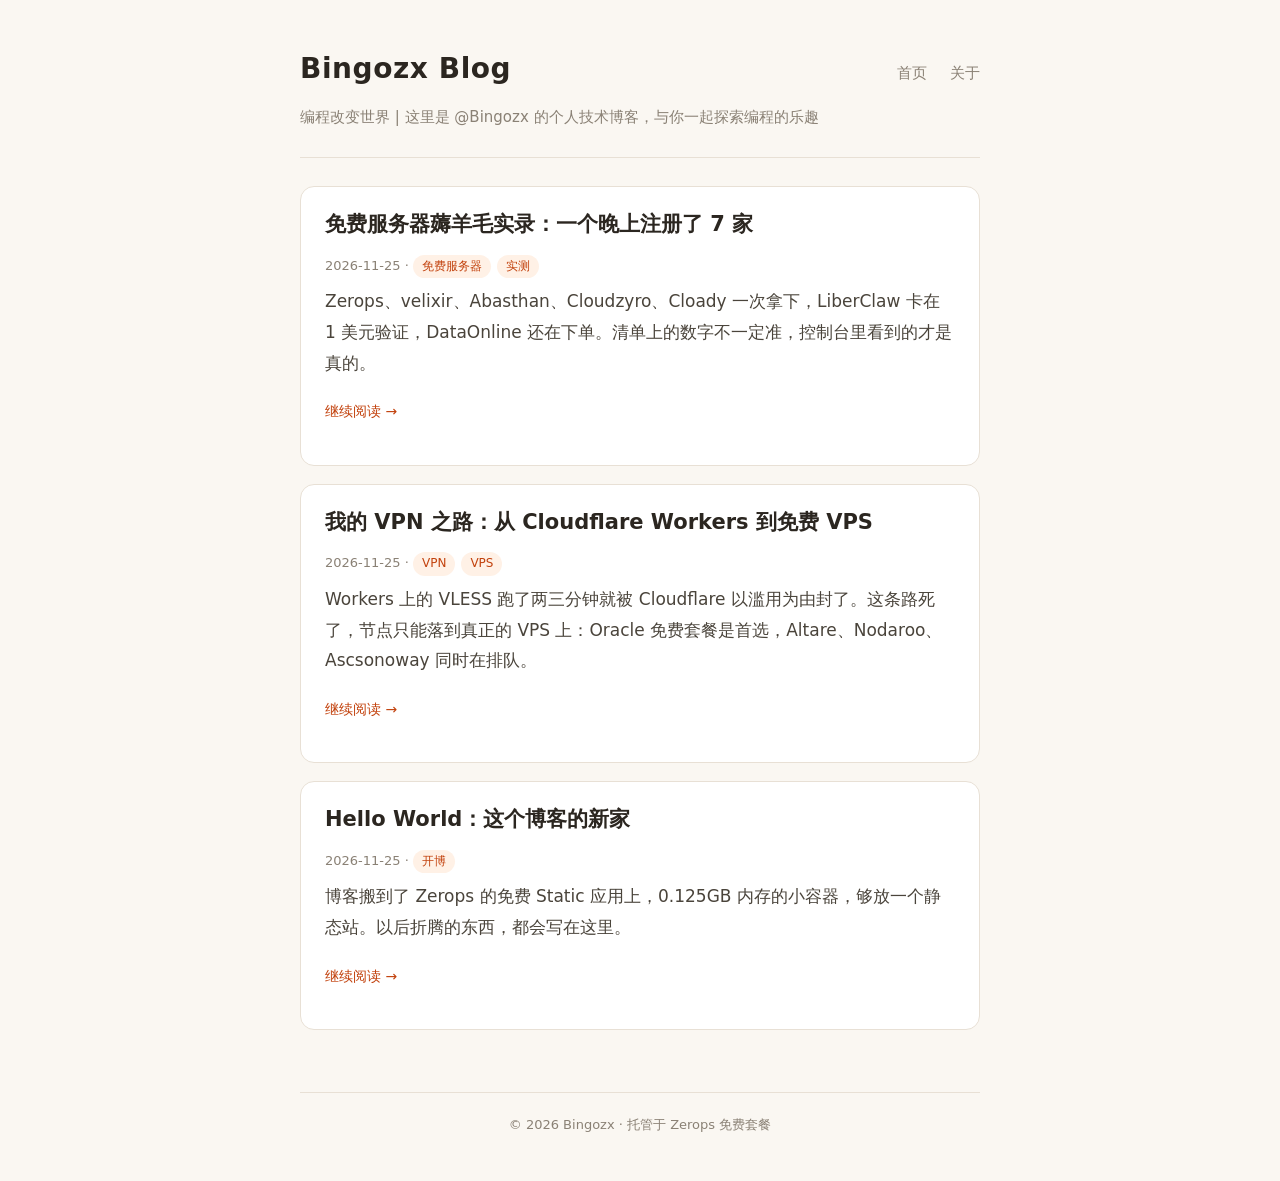
<file: index.html>
<!DOCTYPE html>
<html lang="zh-CN">
<head>
<meta charset="utf-8">
<meta name="viewport" content="width=device-width, initial-scale=1">
<title>Bingozx Blog — 编程改变世界</title>
<meta name="description" content="编程改变世界 | 这里是 @Bingozx 的个人技术博客，与你一起探索编程的乐趣">
<link rel="stylesheet" href="style.css">
</head>
<body>
<div class="wrap">
  <header class="site">
    <div class="brand">
      <h1><a href="index.html">Bingozx Blog</a></h1>
      <nav>
        <a href="index.html">首页</a>
        <a href="about.html">关于</a>
      </nav>
    </div>
    <p class="tagline">编程改变世界 | 这里是 @Bingozx 的个人技术博客，与你一起探索编程的乐趣</p>
  </header>

  <main class="post-list">
    <article class="card">
      <h2><a href="posts/2026-11-25-free-servers.html">免费服务器薅羊毛实录：一个晚上注册了 7 家</a></h2>
      <p class="meta">2026-11-25 · <span class="tag">免费服务器</span><span class="tag">实测</span></p>
      <p class="excerpt">Zerops、velixir、Abasthan、Cloudzyro、Cloady 一次拿下，LiberClaw 卡在 1 美元验证，DataOnline 还在下单。清单上的数字不一定准，控制台里看到的才是真的。</p>
      <p><a class="readmore" href="posts/2026-11-25-free-servers.html">继续阅读 →</a></p>
    </article>

    <article class="card">
      <h2><a href="posts/2026-11-25-vpn-journey.html">我的 VPN 之路：从 Cloudflare Workers 到免费 VPS</a></h2>
      <p class="meta">2026-11-25 · <span class="tag">VPN</span><span class="tag">VPS</span></p>
      <p class="excerpt">Workers 上的 VLESS 跑了两三分钟就被 Cloudflare 以滥用为由封了。这条路死了，节点只能落到真正的 VPS 上：Oracle 免费套餐是首选，Altare、Nodaroo、Ascsonoway 同时在排队。</p>
      <p><a class="readmore" href="posts/2026-11-25-vpn-journey.html">继续阅读 →</a></p>
    </article>

    <article class="card">
      <h2><a href="posts/2026-11-25-hello-world.html">Hello World：这个博客的新家</a></h2>
      <p class="meta">2026-11-25 · <span class="tag">开博</span></p>
      <p class="excerpt">博客搬到了 Zerops 的免费 Static 应用上，0.125GB 内存的小容器，够放一个静态站。以后折腾的东西，都会写在这里。</p>
      <p><a class="readmore" href="posts/2026-11-25-hello-world.html">继续阅读 →</a></p>
    </article>
  </main>

  <footer class="site">
    © 2026 Bingozx · 托管于 Zerops 免费套餐
  </footer>
</div>
</body>
</html>
</file>
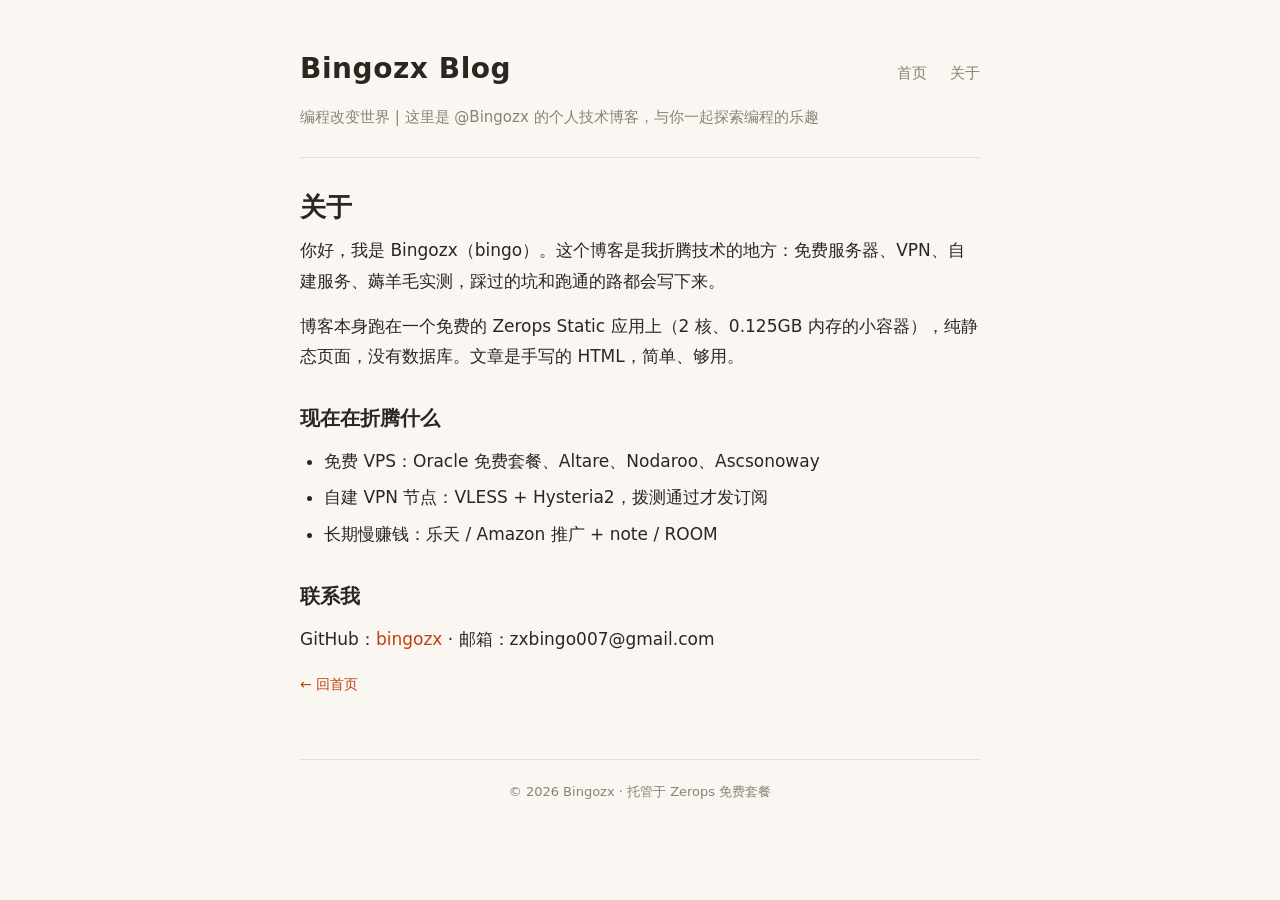
<file: about.html>
<!DOCTYPE html>
<html lang="zh-CN">
<head>
<meta charset="utf-8">
<meta name="viewport" content="width=device-width, initial-scale=1">
<title>关于 — Bingozx Blog</title>
<meta name="description" content="关于 Bingozx">
<link rel="stylesheet" href="style.css">
</head>
<body>
<div class="wrap">
  <header class="site">
    <div class="brand">
      <h1><a href="index.html">Bingozx Blog</a></h1>
      <nav>
        <a href="index.html">首页</a>
        <a href="about.html">关于</a>
      </nav>
    </div>
    <p class="tagline">编程改变世界 | 这里是 @Bingozx 的个人技术博客，与你一起探索编程的乐趣</p>
  </header>

  <main>
    <article class="post">
      <h1>关于</h1>
      <p>你好，我是 Bingozx（bingo）。这个博客是我折腾技术的地方：免费服务器、VPN、自建服务、薅羊毛实测，踩过的坑和跑通的路都会写下来。</p>
      <p>博客本身跑在一个免费的 Zerops Static 应用上（2 核、0.125GB 内存的小容器），纯静态页面，没有数据库。文章是手写的 HTML，简单、够用。</p>
      <h2>现在在折腾什么</h2>
      <ul>
        <li>免费 VPS：Oracle 免费套餐、Altare、Nodaroo、Ascsonoway</li>
        <li>自建 VPN 节点：VLESS + Hysteria2，拨测通过才发订阅</li>
        <li>长期慢赚钱：乐天 / Amazon 推广 + note / ROOM</li>
      </ul>
      <h2>联系我</h2>
      <p>GitHub：<a href="https://github.com/bingozx">bingozx</a> · 邮箱：zxbingo007@gmail.com</p>
      <p><a class="back" href="index.html">← 回首页</a></p>
    </article>
  </main>

  <footer class="site">
    © 2026 Bingozx · 托管于 Zerops 免费套餐
  </footer>
</div>
</body>
</html>
</file>
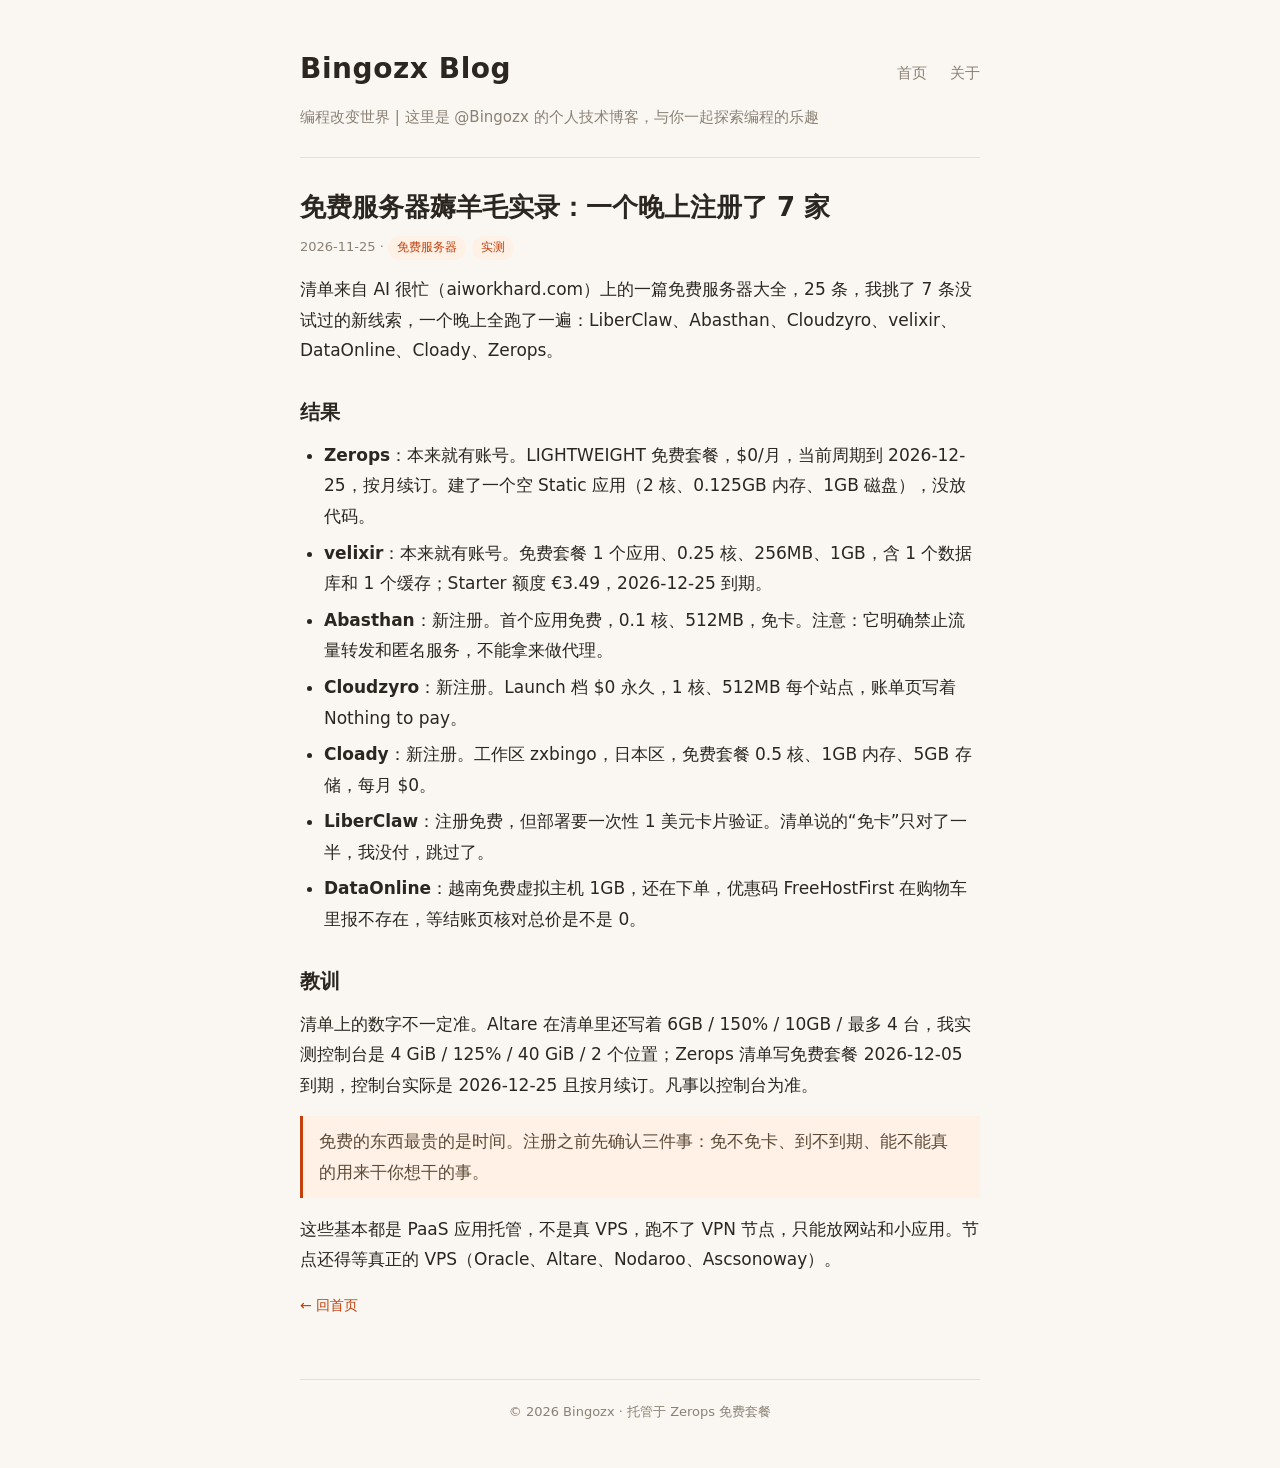
<file: posts/2026-11-25-free-servers.html>
<!DOCTYPE html>
<html lang="zh-CN">
<head>
<meta charset="utf-8">
<meta name="viewport" content="width=device-width, initial-scale=1">
<title>免费服务器薅羊毛实录：一个晚上注册了 7 家 — Bingozx Blog</title>
<meta name="description" content="Zerops、velixir、Abasthan、Cloudzyro、Cloady 一次拿下，LiberClaw 卡在 1 美元验证，DataOnline 还在下单。">
<link rel="stylesheet" href="../style.css">
</head>
<body>
<div class="wrap">
  <header class="site">
    <div class="brand">
      <h1><a href="../index.html">Bingozx Blog</a></h1>
      <nav>
        <a href="../index.html">首页</a>
        <a href="../about.html">关于</a>
      </nav>
    </div>
    <p class="tagline">编程改变世界 | 这里是 @Bingozx 的个人技术博客，与你一起探索编程的乐趣</p>
  </header>

  <main>
    <article class="post">
      <h1>免费服务器薅羊毛实录：一个晚上注册了 7 家</h1>
      <p class="meta">2026-11-25 · <span class="tag">免费服务器</span><span class="tag">实测</span></p>

      <p>清单来自 AI 很忙（aiworkhard.com）上的一篇免费服务器大全，25 条，我挑了 7 条没试过的新线索，一个晚上全跑了一遍：LiberClaw、Abasthan、Cloudzyro、velixir、DataOnline、Cloady、Zerops。</p>

      <h2>结果</h2>
      <ul>
        <li><strong>Zerops</strong>：本来就有账号。LIGHTWEIGHT 免费套餐，$0/月，当前周期到 2026-12-25，按月续订。建了一个空 Static 应用（2 核、0.125GB 内存、1GB 磁盘），没放代码。</li>
        <li><strong>velixir</strong>：本来就有账号。免费套餐 1 个应用、0.25 核、256MB、1GB，含 1 个数据库和 1 个缓存；Starter 额度 €3.49，2026-12-25 到期。</li>
        <li><strong>Abasthan</strong>：新注册。首个应用免费，0.1 核、512MB，免卡。注意：它明确禁止流量转发和匿名服务，不能拿来做代理。</li>
        <li><strong>Cloudzyro</strong>：新注册。Launch 档 $0 永久，1 核、512MB 每个站点，账单页写着 Nothing to pay。</li>
        <li><strong>Cloady</strong>：新注册。工作区 zxbingo，日本区，免费套餐 0.5 核、1GB 内存、5GB 存储，每月 $0。</li>
        <li><strong>LiberClaw</strong>：注册免费，但部署要一次性 1 美元卡片验证。清单说的“免卡”只对了一半，我没付，跳过了。</li>
        <li><strong>DataOnline</strong>：越南免费虚拟主机 1GB，还在下单，优惠码 FreeHostFirst 在购物车里报不存在，等结账页核对总价是不是 0。</li>
      </ul>

      <h2>教训</h2>
      <p>清单上的数字不一定准。Altare 在清单里还写着 6GB / 150% / 10GB / 最多 4 台，我实测控制台是 4 GiB / 125% / 40 GiB / 2 个位置；Zerops 清单写免费套餐 2026-12-05 到期，控制台实际是 2026-12-25 且按月续订。凡事以控制台为准。</p>

      <blockquote>免费的东西最贵的是时间。注册之前先确认三件事：免不免卡、到不到期、能不能真的用来干你想干的事。</blockquote>

      <p>这些基本都是 PaaS 应用托管，不是真 VPS，跑不了 VPN 节点，只能放网站和小应用。节点还得等真正的 VPS（Oracle、Altare、Nodaroo、Ascsonoway）。</p>

      <p><a class="back" href="../index.html">← 回首页</a></p>
    </article>
  </main>

  <footer class="site">
    © 2026 Bingozx · 托管于 Zerops 免费套餐
  </footer>
</div>
</body>
</html>
</file>
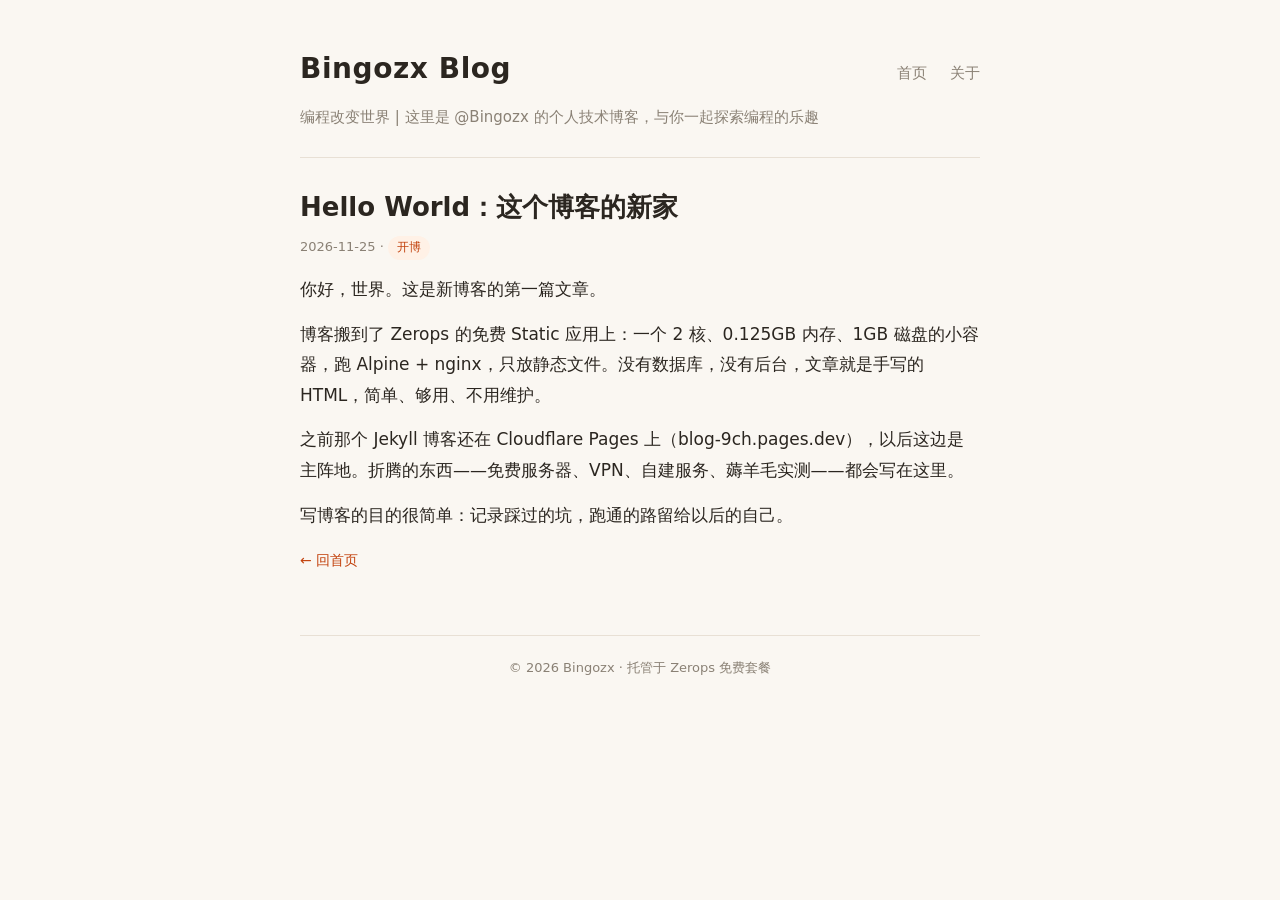
<file: posts/2026-11-25-hello-world.html>
<!DOCTYPE html>
<html lang="zh-CN">
<head>
<meta charset="utf-8">
<meta name="viewport" content="width=device-width, initial-scale=1">
<title>Hello World：这个博客的新家 — Bingozx Blog</title>
<meta name="description" content="博客搬到了 Zerops 的免费 Static 应用上，0.125GB 内存的小容器，够放一个静态站。">
<link rel="stylesheet" href="../style.css">
</head>
<body>
<div class="wrap">
  <header class="site">
    <div class="brand">
      <h1><a href="../index.html">Bingozx Blog</a></h1>
      <nav>
        <a href="../index.html">首页</a>
        <a href="../about.html">关于</a>
      </nav>
    </div>
    <p class="tagline">编程改变世界 | 这里是 @Bingozx 的个人技术博客，与你一起探索编程的乐趣</p>
  </header>

  <main>
    <article class="post">
      <h1>Hello World：这个博客的新家</h1>
      <p class="meta">2026-11-25 · <span class="tag">开博</span></p>

      <p>你好，世界。这是新博客的第一篇文章。</p>
      <p>博客搬到了 Zerops 的免费 Static 应用上：一个 2 核、0.125GB 内存、1GB 磁盘的小容器，跑 Alpine + nginx，只放静态文件。没有数据库，没有后台，文章就是手写的 HTML，简单、够用、不用维护。</p>
      <p>之前那个 Jekyll 博客还在 Cloudflare Pages 上（blog-9ch.pages.dev），以后这边是主阵地。折腾的东西——免费服务器、VPN、自建服务、薅羊毛实测——都会写在这里。</p>
      <p>写博客的目的很简单：记录踩过的坑，跑通的路留给以后的自己。</p>

      <p><a class="back" href="../index.html">← 回首页</a></p>
    </article>
  </main>

  <footer class="site">
    © 2026 Bingozx · 托管于 Zerops 免费套餐
  </footer>
</div>
</body>
</html>
</file>
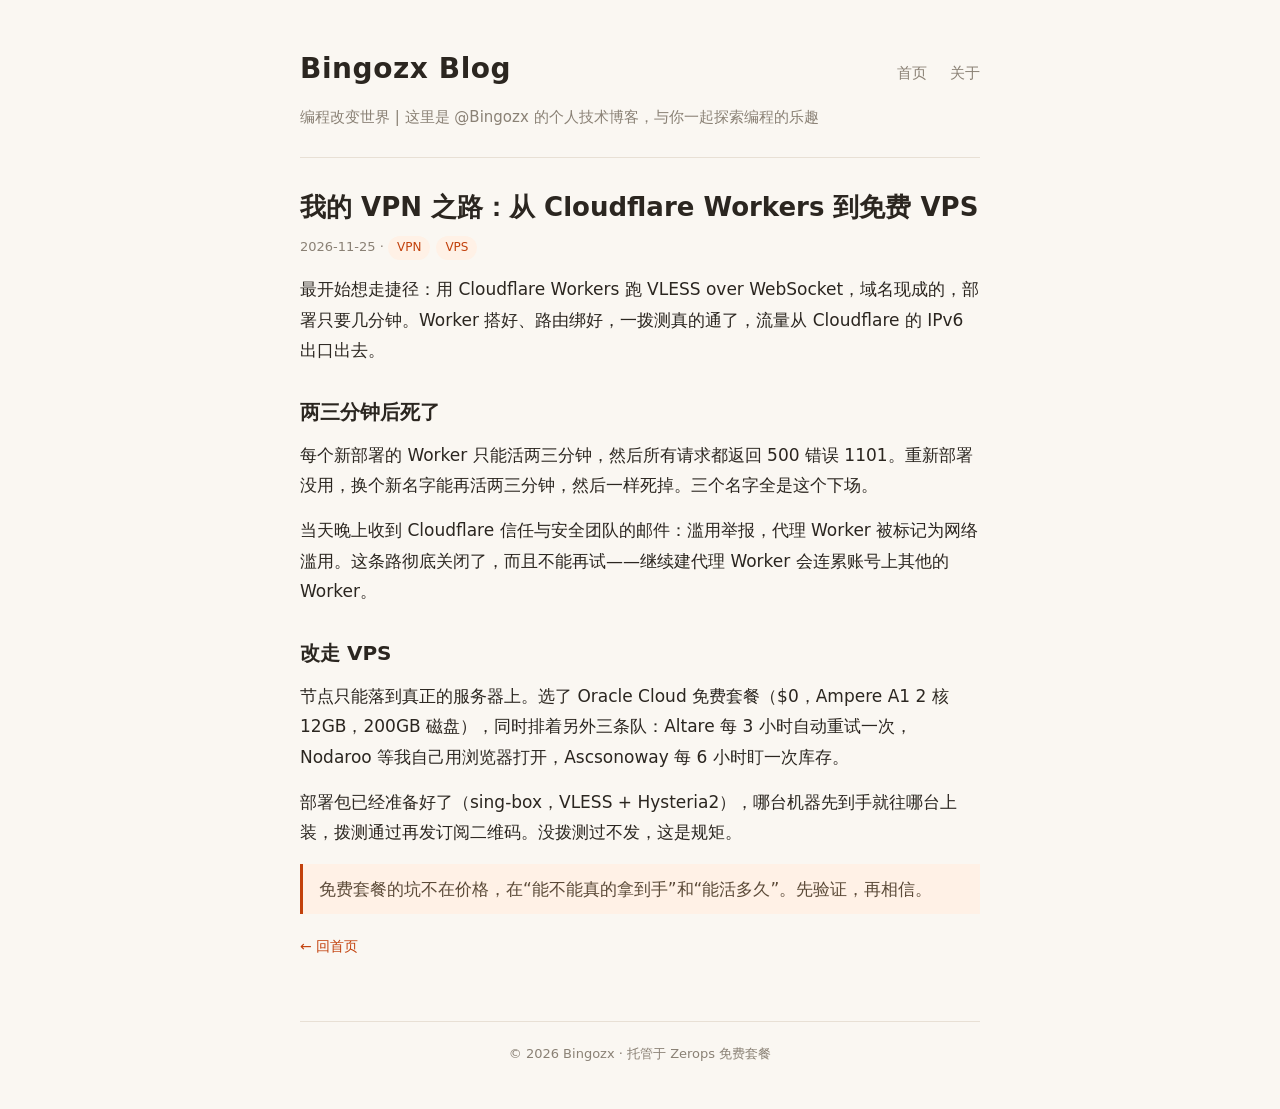
<file: posts/2026-11-25-vpn-journey.html>
<!DOCTYPE html>
<html lang="zh-CN">
<head>
<meta charset="utf-8">
<meta name="viewport" content="width=device-width, initial-scale=1">
<title>我的 VPN 之路：从 Cloudflare Workers 到免费 VPS — Bingozx Blog</title>
<meta name="description" content="Workers 上的 VLESS 跑了两三分钟就被 Cloudflare 以滥用为由封了。这条路死了，节点只能落到真正的 VPS 上。">
<link rel="stylesheet" href="../style.css">
</head>
<body>
<div class="wrap">
  <header class="site">
    <div class="brand">
      <h1><a href="../index.html">Bingozx Blog</a></h1>
      <nav>
        <a href="../index.html">首页</a>
        <a href="../about.html">关于</a>
      </nav>
    </div>
    <p class="tagline">编程改变世界 | 这里是 @Bingozx 的个人技术博客，与你一起探索编程的乐趣</p>
  </header>

  <main>
    <article class="post">
      <h1>我的 VPN 之路：从 Cloudflare Workers 到免费 VPS</h1>
      <p class="meta">2026-11-25 · <span class="tag">VPN</span><span class="tag">VPS</span></p>

      <p>最开始想走捷径：用 Cloudflare Workers 跑 VLESS over WebSocket，域名现成的，部署只要几分钟。Worker 搭好、路由绑好，一拨测真的通了，流量从 Cloudflare 的 IPv6 出口出去。</p>

      <h2>两三分钟后死了</h2>
      <p>每个新部署的 Worker 只能活两三分钟，然后所有请求都返回 500 错误 1101。重新部署没用，换个新名字能再活两三分钟，然后一样死掉。三个名字全是这个下场。</p>
      <p>当天晚上收到 Cloudflare 信任与安全团队的邮件：滥用举报，代理 Worker 被标记为网络滥用。这条路彻底关闭了，而且不能再试——继续建代理 Worker 会连累账号上其他的 Worker。</p>

      <h2>改走 VPS</h2>
      <p>节点只能落到真正的服务器上。选了 Oracle Cloud 免费套餐（$0，Ampere A1 2 核 12GB，200GB 磁盘），同时排着另外三条队：Altare 每 3 小时自动重试一次，Nodaroo 等我自己用浏览器打开，Ascsonoway 每 6 小时盯一次库存。</p>
      <p>部署包已经准备好了（sing-box，VLESS + Hysteria2），哪台机器先到手就往哪台上装，拨测通过再发订阅二维码。没拨测过不发，这是规矩。</p>

      <blockquote>免费套餐的坑不在价格，在“能不能真的拿到手”和“能活多久”。先验证，再相信。</blockquote>

      <p><a class="back" href="../index.html">← 回首页</a></p>
    </article>
  </main>

  <footer class="site">
    © 2026 Bingozx · 托管于 Zerops 免费套餐
  </footer>
</div>
</body>
</html>
</file>
<file: style.css>
/* Bingozx Blog — 干净、温暖、易读 */
:root {
  --bg: #faf7f2;
  --card: #ffffff;
  --ink: #2b2620;
  --muted: #8a8175;
  --line: #e8e0d5;
  --accent: #c2410c;
  --accent-soft: #fff1e6;
  --radius: 14px;
}

* { box-sizing: border-box; }

body {
  margin: 0;
  background: var(--bg);
  color: var(--ink);
  font-family: "PingFang SC", "Hiragino Sans GB", "Microsoft YaHei", "Noto Sans SC", system-ui, sans-serif;
  font-size: 17px;
  line-height: 1.8;
  -webkit-font-smoothing: antialiased;
}

a { color: var(--accent); text-decoration: none; }
a:hover { text-decoration: underline; }

.wrap { max-width: 720px; margin: 0 auto; padding: 0 20px; }

/* 顶栏 */
header.site {
  padding: 44px 0 8px;
  border-bottom: 1px solid var(--line);
}
header.site .brand {
  display: flex;
  align-items: baseline;
  justify-content: space-between;
  flex-wrap: wrap;
  gap: 8px;
}
header.site h1 {
  margin: 0;
  font-size: 28px;
  letter-spacing: 0.02em;
}
header.site h1 a { color: var(--ink); }
header.site h1 a:hover { text-decoration: none; }
header.site nav a {
  color: var(--muted);
  margin-left: 18px;
  font-size: 15px;
}
header.site nav a:hover { color: var(--accent); text-decoration: none; }
.tagline {
  margin: 10px 0 18px;
  color: var(--muted);
  font-size: 15px;
}

/* 首页文章卡片 */
.post-list { padding: 28px 0 8px; }
article.card {
  background: var(--card);
  border: 1px solid var(--line);
  border-radius: var(--radius);
  padding: 22px 24px;
  margin-bottom: 18px;
}
article.card h2 { margin: 0 0 6px; font-size: 21px; line-height: 1.5; }
article.card h2 a { color: var(--ink); }
article.card h2 a:hover { color: var(--accent); text-decoration: none; }
.meta { color: var(--muted); font-size: 13px; margin-bottom: 8px; }
.meta .tag {
  display: inline-block;
  background: var(--accent-soft);
  color: var(--accent);
  border-radius: 999px;
  padding: 1px 9px;
  margin-right: 6px;
  font-size: 12px;
}
.excerpt { margin: 0; color: #4a443b; }
.readmore { font-size: 14px; }

/* 文章页 */
article.post { padding: 30px 0 10px; }
article.post h1 { font-size: 26px; line-height: 1.5; margin: 0 0 8px; }
article.post h2 { font-size: 20px; margin: 28px 0 10px; }
article.post h3 { font-size: 17px; margin: 22px 0 8px; }
article.post p { margin: 0 0 14px; }
article.post ul, article.post ol { margin: 0 0 14px; padding-left: 24px; }
article.post li { margin-bottom: 6px; }
article.post blockquote {
  margin: 16px 0;
  padding: 10px 16px;
  border-left: 3px solid var(--accent);
  background: var(--accent-soft);
  color: #5b4a38;
}
article.post code {
  background: #f1ebe1;
  border-radius: 4px;
  padding: 1px 6px;
  font-size: 14px;
}
.back { font-size: 14px; }

/* 页脚 */
footer.site {
  margin-top: 36px;
  padding: 20px 0 44px;
  border-top: 1px solid var(--line);
  color: var(--muted);
  font-size: 13px;
  text-align: center;
}

@media (max-width: 560px) {
  body { font-size: 16px; }
  header.site h1 { font-size: 24px; }
  article.card { padding: 18px; }
}
</file>
